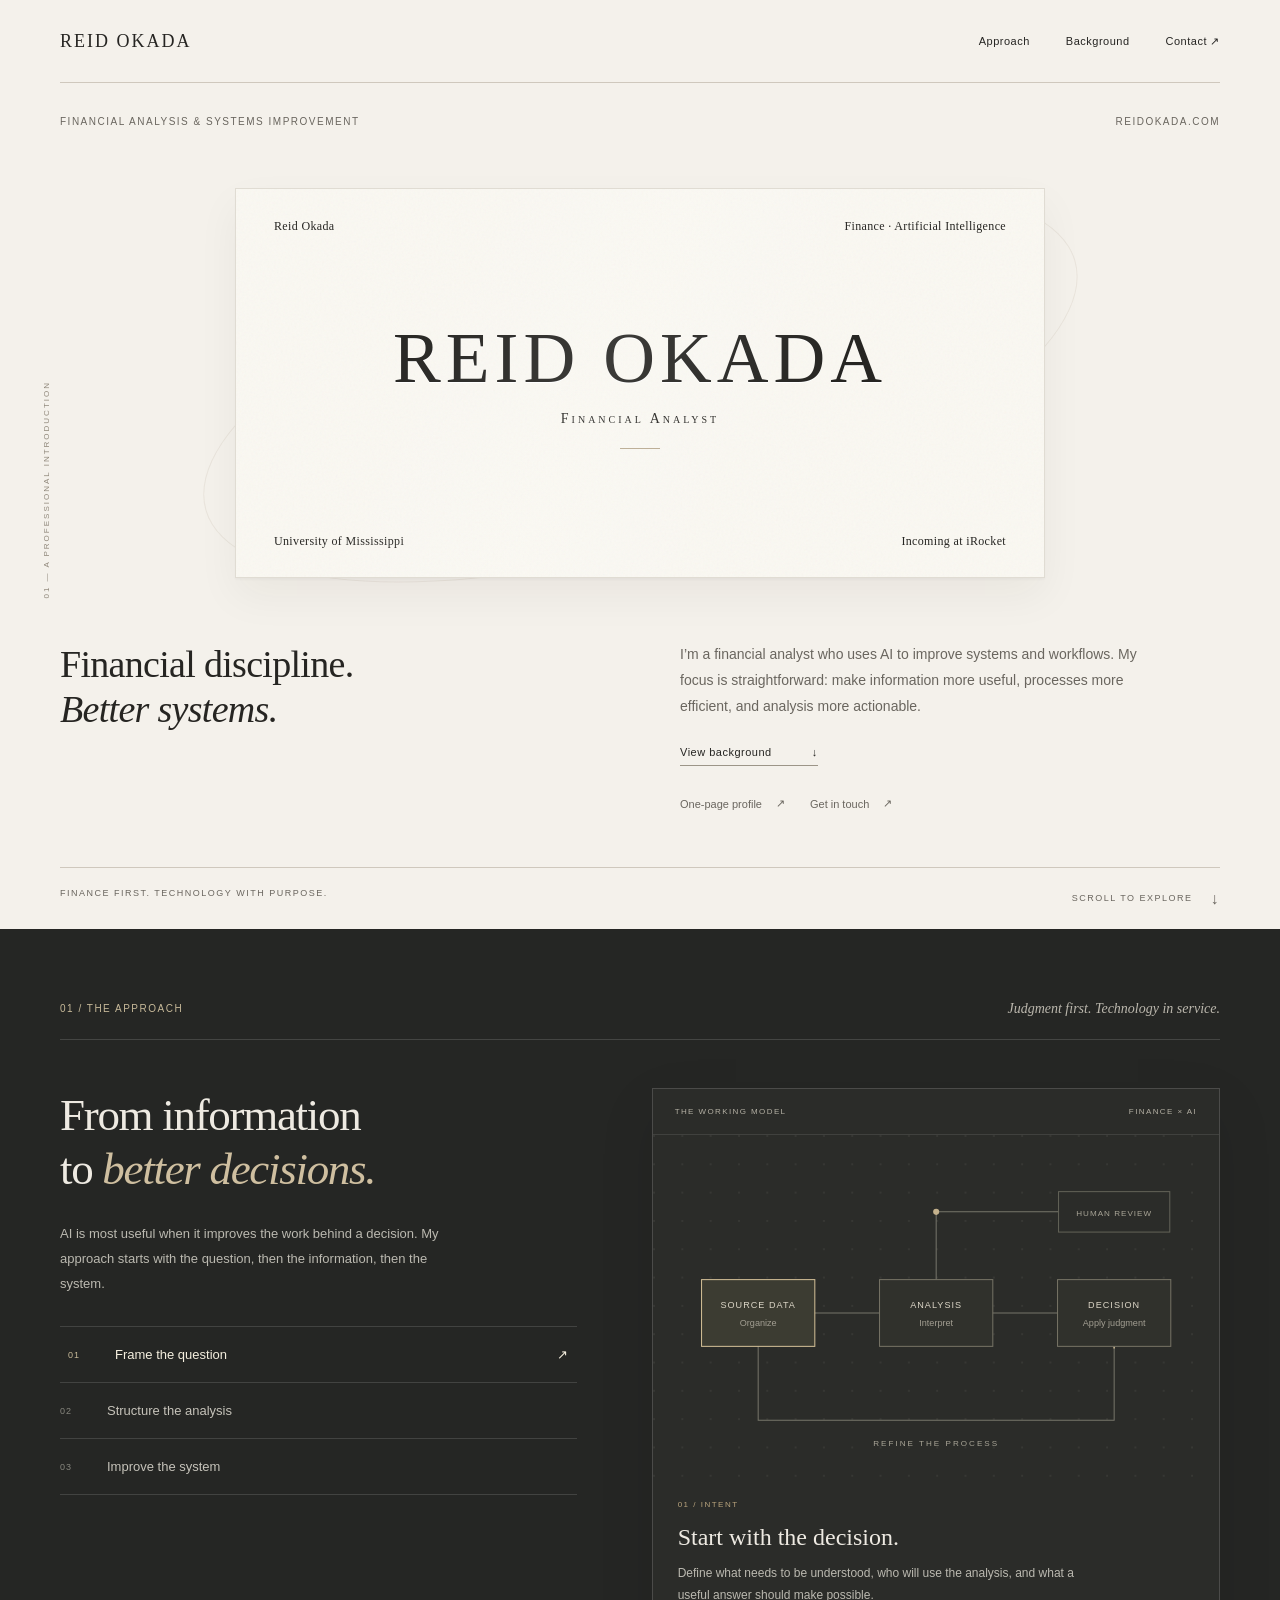
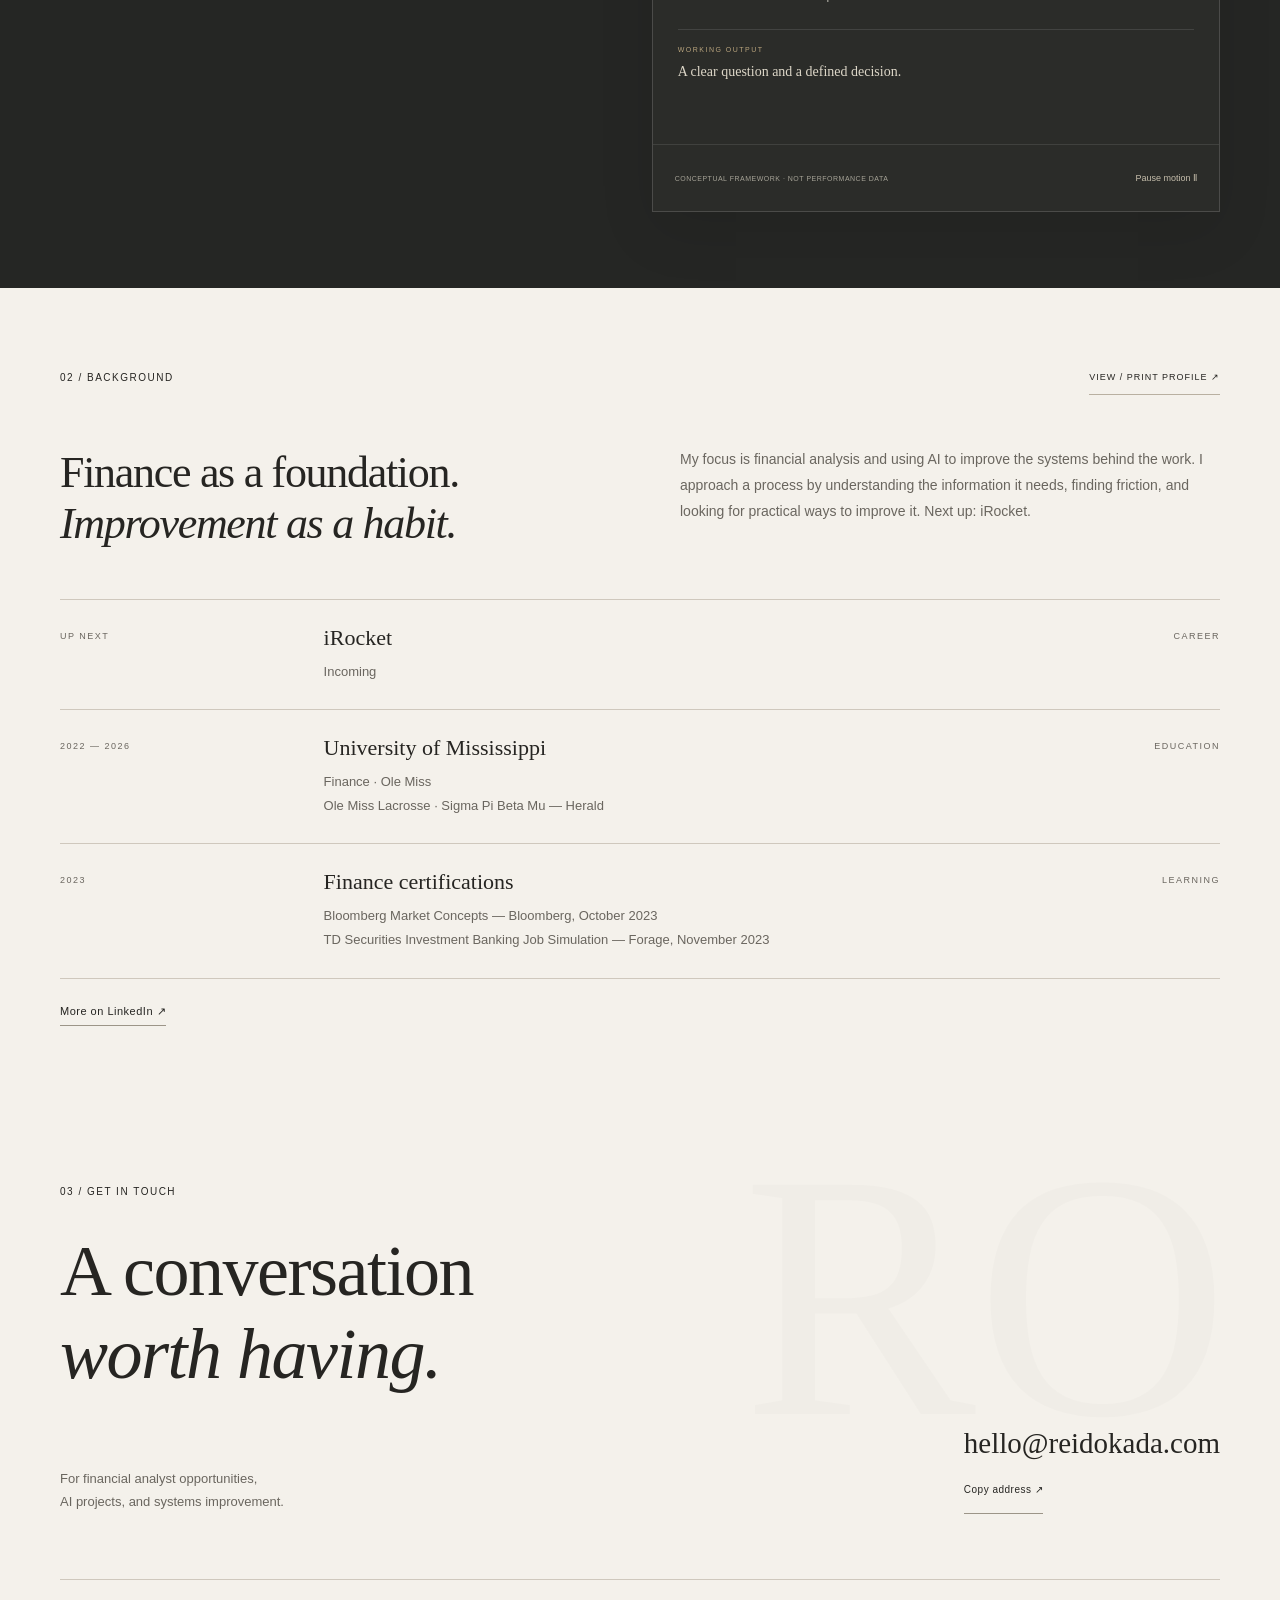
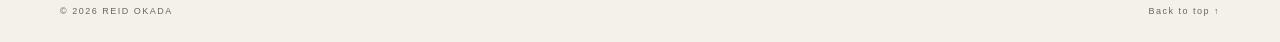
<file: index.html>
<!doctype html>
<html lang="en">
<head>
<meta charset="UTF-8"><meta name="viewport" content="width=device-width,initial-scale=1">
<title>Reid Okada — Financial Analyst | AI & Systems Improvement</title>
<meta name="description" content="Reid Okada is a financial analyst focused on using AI to improve systems and workflows. Finance at Ole Miss. Incoming at iRocket.">
<meta name="theme-color" content="#f4f1eb"><link rel="canonical" href="https://reidokada.com/">
<meta property="og:title" content="Reid Okada"><meta property="og:description" content="Financial analysis, AI, and systems improvement. Finance at Ole Miss. Incoming at iRocket."><meta property="og:type" content="website"><meta property="og:url" content="https://reidokada.com/">
<link rel="icon" href="assets/favicon.svg" type="image/svg+xml"><link rel="stylesheet" href="styles.css">
</head>
<body>
<div class="reading-progress" aria-hidden="true"></div>
<a class="skip" href="#main">Skip to content</a>
<header class="nav-shell"><div class="nav wrap"><a class="wordmark" href="#">REID OKADA<span class="dot">.</span></a><button class="menu-toggle" type="button" aria-expanded="false" aria-controls="main-navigation"><span>Menu</span><span class="menu-symbol" aria-hidden="true">+</span></button><nav id="main-navigation" aria-label="Main navigation"><a href="#approach">Approach</a><a href="#experience">Background</a><a href="#contact">Contact ↗</a></nav></div></header>
<main id="main">
<section class="hero wrap" aria-label="Introduction">
<div class="hero-label"><span>FINANCIAL ANALYSIS &amp; SYSTEMS IMPROVEMENT</span><span>REIDOKADA.COM</span></div>
<div class="card-stage"><span class="card-index" aria-hidden="true">01 — A PROFESSIONAL INTRODUCTION</span><div class="card-orbit" aria-hidden="true"></div><div class="business-card">
<div class="card-top"><span>Reid Okada</span><span>Finance · Artificial Intelligence</span></div>
<div class="card-name"><h1>Reid Okada</h1><p class="card-role">Financial Analyst</p><div class="card-rule" aria-hidden="true"></div></div>
<div class="card-bottom"><span>University of Mississippi</span><span>Incoming at iRocket</span></div>
</div></div>
<div class="hero-bottom"><p class="hero-statement">Financial discipline.<br><em>Better systems.</em></p><div><p>I’m a financial analyst who uses AI to improve systems and workflows. My focus is straightforward: make information more useful, processes more efficient, and analysis more actionable.</p><a class="text-link" href="#experience">View background <span>↓</span></a><div class="hero-actions"><a href="profile.html" target="_blank" rel="noopener">One-page profile <span>↗</span></a><a href="#contact">Get in touch <span>↗</span></a></div></div></div>
<div class="hero-meta"><span>FINANCE FIRST. TECHNOLOGY WITH PURPOSE.</span><a href="#approach">SCROLL TO EXPLORE <span class="scroll-arrow">↓</span></a></div>
</section>
<section id="approach" class="approach">
<div class="wrap"><div class="section-top"><span class="eyebrow">01 / THE APPROACH</span><span class="small-muted">Judgment first. Technology in service.</span></div>
<div class="approach-grid"><div class="approach-copy"><h2>From information<br>to <em>better decisions.</em></h2><p>AI is most useful when it improves the work behind a decision. My approach starts with the question, then the information, then the system.</p>
<div class="method-tabs" role="tablist" aria-orientation="vertical" aria-label="Explore my approach"><button id="tab-question" role="tab" aria-selected="true" aria-controls="method-panel" data-step="0"><span>01</span> Frame the question <span>↗</span></button><button id="tab-analysis" role="tab" aria-selected="false" aria-controls="method-panel" tabindex="-1" data-step="1"><span>02</span> Structure the analysis <span>↗</span></button><button id="tab-system" role="tab" aria-selected="false" aria-controls="method-panel" tabindex="-1" data-step="2"><span>03</span> Improve the system <span>↗</span></button></div></div>
<div class="system-figure"><div class="figure-meta"><span>THE WORKING MODEL</span><span>FINANCE × AI</span></div>
<svg class="system-map" viewBox="0 0 560 350" role="img" aria-labelledby="system-title system-desc"><title id="system-title">A framework for improving financial workflows</title><desc id="system-desc">Information flows from source data through analysis and review into a decision, with a feedback loop to improve the process.</desc><defs><pattern id="grid" width="28" height="28" patternUnits="userSpaceOnUse"><circle cx="1" cy="1" r=".7" fill="#76736b" opacity=".4"/></pattern><linearGradient id="trace"><stop stop-color="#c8b591" stop-opacity="0"/><stop offset=".5" stop-color="#e0d2b7"/><stop offset="1" stop-color="#c8b591" stop-opacity="0"/></linearGradient></defs><rect width="560" height="350" fill="url(#grid)"/><path class="map-line" d="M104 176H456M280 176V76H456M456 176V282H104V176"/><path class="map-trace" d="M104 176H456M456 176V282H104V176"/><g class="map-node" data-node="0"><rect x="48" y="143" width="112" height="66"/><text x="104" y="171">SOURCE DATA</text><text class="node-sub" x="104" y="189">Organize</text></g><g class="map-node" data-node="1"><rect x="224" y="143" width="112" height="66"/><text x="280" y="171">ANALYSIS</text><text class="node-sub" x="280" y="189">Interpret</text></g><g class="map-node" data-node="2"><rect x="400" y="143" width="112" height="66"/><text x="456" y="171">DECISION</text><text class="node-sub" x="456" y="189">Apply judgment</text></g><rect class="review-box" x="401" y="56" width="110" height="40"/><text class="map-label" x="456" y="80">HUMAN REVIEW</text><text class="map-label loop-label" x="280" y="308">REFINE THE PROCESS</text><circle class="map-junction" cx="280" cy="76" r="3"/></svg>
<div id="method-panel" class="method-panel" role="tabpanel" aria-labelledby="tab-question" tabindex="0"><span class="panel-number">01 / INTENT</span><h3>Start with the decision.</h3><p>Define what needs to be understood, who will use the analysis, and what a useful answer should make possible.</p><div class="method-deliverable"><span>WORKING OUTPUT</span><strong>A clear question and a defined decision.</strong></div></div><div class="figure-bottom"><span>CONCEPTUAL FRAMEWORK · NOT PERFORMANCE DATA</span><button id="motion-toggle" type="button" aria-pressed="false">Pause motion Ⅱ</button></div></div></div></div></section>
<section id="experience" class="experience wrap"><div class="section-top"><span class="eyebrow">02 / BACKGROUND</span><a class="profile-link" href="profile.html" target="_blank" rel="noopener">VIEW / PRINT PROFILE ↗</a></div><div class="experience-intro"><h2>Finance as a foundation.<br><em>Improvement as a habit.</em></h2><p>My focus is financial analysis and using AI to improve the systems behind the work. I approach a process by understanding the information it needs, finding friction, and looking for practical ways to improve it. Next up: iRocket.</p></div><div id="resume-entries"><article class="resume-row"><span class="resume-date">UP NEXT</span><div><h3>iRocket</h3><p>Incoming</p></div><span class="resume-type">CAREER</span></article><article class="resume-row"><span class="resume-date">2022 — 2026</span><div><h3>University of Mississippi</h3><p>Finance · Ole Miss<br>Ole Miss Lacrosse · Sigma Pi Beta Mu — Herald</p></div><span class="resume-type">EDUCATION</span></article><article class="resume-row"><span class="resume-date">2023</span><div><h3>Finance certifications</h3><p>Bloomberg Market Concepts — Bloomberg, October 2023<br>TD Securities Investment Banking Job Simulation — Forage, November 2023</p></div><span class="resume-type">LEARNING</span></article></div><a class="text-link linkedin-link" href="https://www.linkedin.com/in/reidokada/" target="_blank" rel="noopener noreferrer">More on LinkedIn ↗</a></section>
<section id="contact" class="contact"><div class="wrap"><span class="eyebrow">03 / GET IN TOUCH</span><h2>A conversation<br><em>worth having.</em></h2><div class="contact-bottom"><p>For financial analyst opportunities,<br>AI projects, and systems improvement.</p><div><span class="email-address">hello@reidokada.com</span><button type="button" id="copy-email">Copy address ↗</button><span class="sr-only" id="copy-status" role="status"></span></div></div></div></section>
</main><footer class="wrap"><span>© <span id="year">2026</span> REID OKADA</span><a href="#">Back to top ↑</a></footer><script src="script.js"></script>
</body></html>
</file>
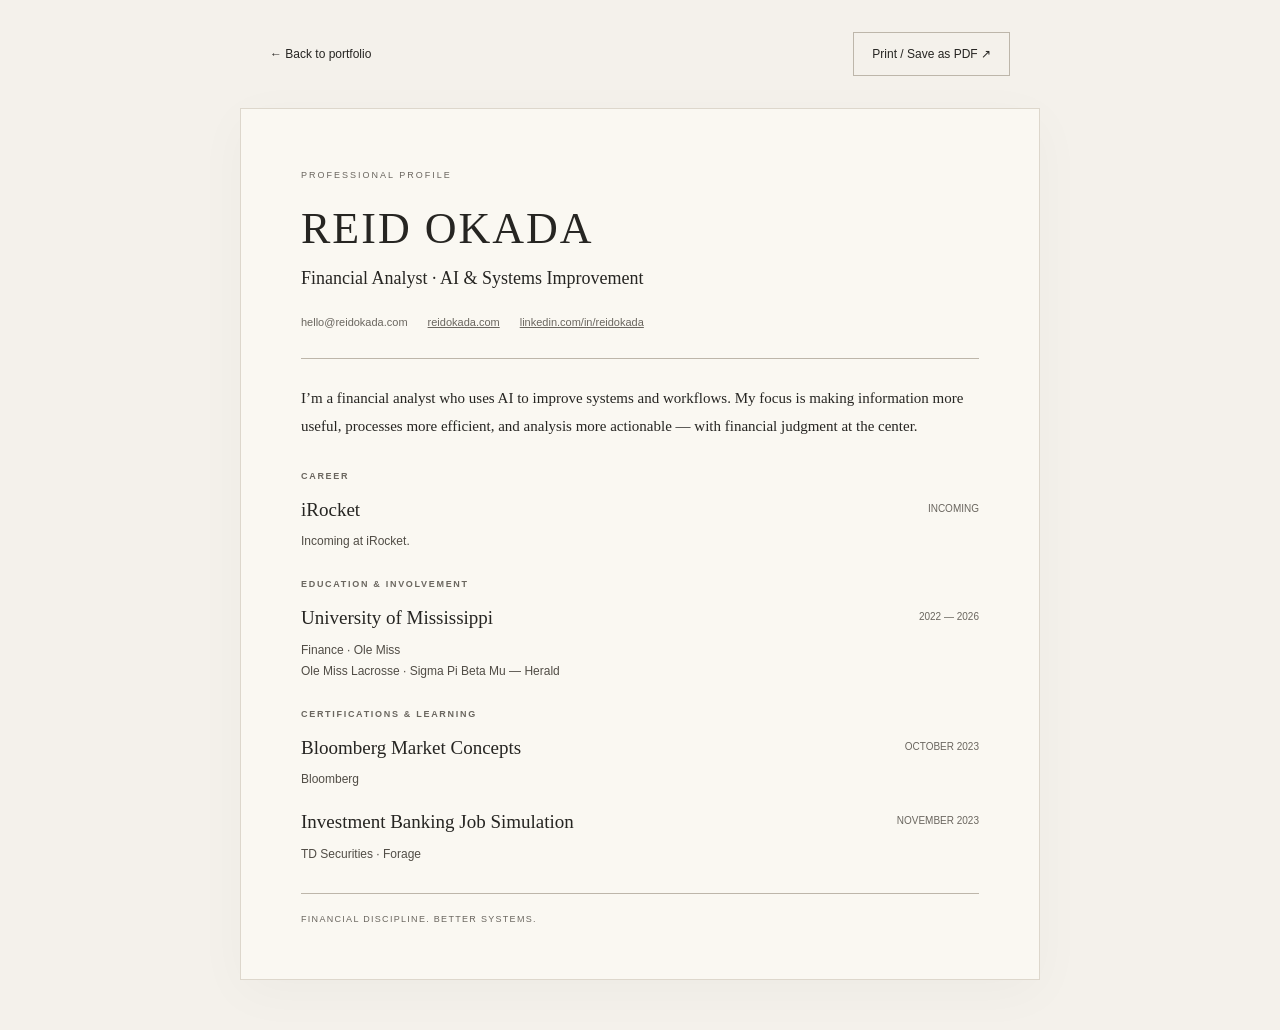
<file: profile.html>
<!doctype html>
<html lang="en">
<head>
<meta charset="utf-8"><meta name="viewport" content="width=device-width,initial-scale=1">
<title>Reid Okada — Professional Profile</title>
<meta name="description" content="Reid Okada's concise professional profile: financial analysis, AI and systems improvement, Ole Miss, and incoming at iRocket.">
<meta name="theme-color" content="#f4f1eb"><link rel="icon" href="assets/favicon.svg" type="image/svg+xml">
<style>
*{box-sizing:border-box}body{margin:0;background:#f4f1eb;color:#262522;font-family:Arial,Helvetica,sans-serif;-webkit-font-smoothing:antialiased}a{color:inherit}a:focus-visible,button:focus-visible{outline:2px solid #746650;outline-offset:5px}.tools{max-width:800px;margin:32px auto;display:flex;justify-content:space-between;align-items:center;padding:0 30px;font-size:12px}.tools a{text-decoration:none}button{background:none;border:1px solid #bdb6aa;color:inherit;min-height:44px;padding:10px 18px;cursor:pointer;font:inherit}.sheet{max-width:800px;margin:0 auto 50px;padding:55px 60px;background:#faf8f2;border:1px solid #ddd7cc;box-shadow:0 12px 50px #26252208}.kicker{font-size:9px;letter-spacing:2px;color:#6a665f}h1{font:400 44px/1.15 Georgia,serif;letter-spacing:2px;text-transform:uppercase;margin:22px 0 10px}.role{font:18px/1.5 Georgia,serif;margin:0 0 21px}.contact{display:flex;flex-wrap:wrap;gap:8px 20px;font-size:11px;color:#6a665f;line-height:1.7}header{padding-bottom:27px;border-bottom:1px solid #bdb6aa}.summary{font:15px/1.85 Georgia,serif;margin:26px 0 30px}section{margin-top:26px}h2{font-size:9px;letter-spacing:1.7px;text-transform:uppercase;margin:0 0 16px;color:#6a665f}.entry{display:grid;grid-template-columns:1fr auto;gap:8px 20px;margin:0 0 18px}h3{font:400 19px/1.4 Georgia,serif;margin:0}.date{font-size:10px;line-height:2.4;color:#6a665f}.entry p{grid-column:1/-1;font-size:12px;line-height:1.8;margin:0;color:#514d46}.entry a{text-underline-offset:3px}footer{border-top:1px solid #bdb6aa;padding-top:20px;margin-top:28px;font-size:9px;letter-spacing:1.3px;color:#6a665f}@media(max-width:600px){.tools{margin:20px auto;padding:0 20px}.sheet{border-left:0;border-right:0;padding:35px 24px;margin-bottom:0}h1{font-size:34px}.entry{grid-template-columns:1fr;gap:3px}.entry p{grid-column:auto}.date{line-height:1.5}.contact{gap:6px 18px}}@media print{@page{size:letter;margin:15mm}body{background:white}.tools{display:none}.sheet{max-width:none;border:0;box-shadow:none;padding:0;margin:0;background:white}h1{font-size:32px}.summary{font-size:12px;margin:20px 0;line-height:1.7}header{padding-bottom:18px}section{margin-top:20px}h2{margin-bottom:12px}.entry{margin-bottom:13px;break-inside:avoid}.entry p{font-size:10px;line-height:1.65}.entry h3{font-size:16px}footer{margin-top:20px}a{text-decoration:none}}
</style>
</head>
<body>
<nav class="tools" aria-label="Profile controls"><a href="/">← Back to portfolio</a><button type="button" id="print-profile">Print / Save as PDF ↗</button></nav>
<main class="sheet">
<header><span class="kicker">PROFESSIONAL PROFILE</span><h1>Reid Okada</h1><p class="role">Financial Analyst · AI &amp; Systems Improvement</p><div class="contact"><span>hello@reidokada.com</span><a href="https://reidokada.com/">reidokada.com</a><a href="https://www.linkedin.com/in/reidokada/">linkedin.com/in/reidokada</a></div></header>
<p class="summary">I’m a financial analyst who uses AI to improve systems and workflows. My focus is making information more useful, processes more efficient, and analysis more actionable — with financial judgment at the center.</p>
<section aria-labelledby="career"><h2 id="career">Career</h2><article class="entry"><h3>iRocket</h3><span class="date">INCOMING</span><p>Incoming at iRocket.</p></article></section>
<section aria-labelledby="education"><h2 id="education">Education &amp; involvement</h2><article class="entry"><h3>University of Mississippi</h3><span class="date">2022 — 2026</span><p>Finance · Ole Miss<br>Ole Miss Lacrosse · Sigma Pi Beta Mu — Herald</p></article></section>
<section aria-labelledby="learning"><h2 id="learning">Certifications &amp; learning</h2><article class="entry"><h3>Bloomberg Market Concepts</h3><span class="date">OCTOBER 2023</span><p>Bloomberg</p></article><article class="entry"><h3>Investment Banking Job Simulation</h3><span class="date">NOVEMBER 2023</span><p>TD Securities · Forage</p></article></section>
<footer>FINANCIAL DISCIPLINE. BETTER SYSTEMS.</footer>
</main><script src="profile.js"></script>
</body></html>
</file>
<file: styles.css>
:root {
  --paper: #f4f1eb;
  --card: #faf8f2;
  --ink: #262522;
  --muted: #6a665f;
  --line: #cfc8bd;
}
* { box-sizing: border-box; }
html { scroll-behavior: smooth; scroll-padding-top: 32px; }
body { margin: 0; color: var(--ink); background: var(--paper); font-family: Arial, Helvetica, sans-serif; -webkit-font-smoothing: antialiased; }
a { color: inherit; text-decoration: none; }
button { font: inherit; }
a:focus-visible, button:focus-visible { outline: 2px solid var(--ink); outline-offset: 6px; }
a:hover { color: #746650; }
.wrap { width: calc(100% - 112px); max-width: 1160px; margin: auto; }
.nav { height: 100px; display: flex; justify-content: space-between; align-items: center; border-bottom: 1px solid var(--line); }
.wordmark { font-family: Georgia, 'Times New Roman', serif; font-size: 18px; letter-spacing: 2px; font-weight: 400; }
.dot { display: none; }
.nav nav { display: flex; gap: 36px; font-size: 11px; letter-spacing: .5px; }
.hero { padding-top: 36px; }
.hero-label, .eyebrow, .hero-meta, .image-top, .project-notes article>span, .resume-date, .resume-type, footer { font-size: 10px; font-weight: 400; letter-spacing: 1.5px; line-height: 1.6; }
.hero-label { display: flex; justify-content: space-between; color: var(--muted); }
.business-card { max-width: 810px; margin: 62px auto 64px; padding: 30px 38px 28px; min-height: 390px; display: flex; flex-direction: column; justify-content: space-between; background-color: var(--card); background-image: url("data:image/svg+xml,%3Csvg viewBox='0 0 200 200' xmlns='http://www.w3.org/2000/svg'%3E%3Cfilter id='n'%3E%3CfeTurbulence type='fractalNoise' baseFrequency='.85' numOctaves='3' stitchTiles='stitch'/%3E%3C/filter%3E%3Crect width='100%25' height='100%25' opacity='.045' filter='url(%23n)'/%3E%3C/svg%3E"); border: 1px solid #e0dcd3; box-shadow: 0 2px 2px #29231808, 0 18px 40px #2923180d; }
.card-top, .card-bottom { display: flex; justify-content: space-between; gap: 20px; font-family: Georgia, 'Times New Roman', serif; font-size: 12px; letter-spacing: .35px; }
.card-name { text-align: center; padding: 50px 0; }
h1 { font-family: 'Baskerville', 'Palatino Linotype', 'Book Antiqua', Georgia, serif; font-weight: 400; font-size: clamp(44px,5.6vw,76px); letter-spacing: 5px; text-transform: uppercase; margin: 0 0 14px; line-height: 1.1; text-shadow: 0 1px 0 white; }
.card-role { margin: 0; font-family: Georgia,serif; font-size: 14px; font-variant: small-caps; letter-spacing: 3px; }
.hero-bottom { display: grid; grid-template-columns: 1fr 1fr; gap: 80px; align-items: start; padding: 0 0 45px; }
.hero-statement { font-family: Georgia,serif; font-size: 38px; line-height: 1.18; margin: 0; letter-spacing: -.7px; }
em { font-family: Georgia, 'Times New Roman', serif; font-weight: 400; }
.hero-bottom>div>p { margin: 0 0 22px; font-size: 14px; line-height: 1.85; color: var(--muted); max-width: 480px; }
.text-link { display: inline-flex; gap: 40px; border-bottom: 1px solid #9c9588; padding-bottom: 7px; font-size: 11px; letter-spacing: .5px; }
.hero-meta { border-top: 1px solid var(--line); padding: 18px 0; display: flex; justify-content: space-between; color: var(--muted); font-size: 9px; }
h2 { font-family: Georgia,serif; font-size: 44px; font-weight: 400; letter-spacing: -1.3px; line-height: 1.16; margin: 0; }
.section-top { display: flex; justify-content: space-between; align-items: center; margin-bottom: 32px; }
.small-muted { font-family: Georgia,serif; font-style: italic; font-size: 14px; color: var(--muted); }
.experience { padding-top: 58px; padding-bottom: 68px; border-top: 1px solid var(--line); }
.experience-intro { display: grid; grid-template-columns: 1fr 1fr; gap: 80px; padding: 12px 0 45px; }
.experience-intro>p { color: var(--muted); font-size: 14px; line-height: 1.85; margin: 0; }
.resume-row { padding: 25px 0; border-top: 1px solid var(--line); display: grid; grid-template-columns: 21% 1fr 13%; gap: 20px; }
.resume-row:last-child { border-bottom: 1px solid var(--line); }
.resume-date,.resume-type { color: var(--muted); font-size: 9px; padding-top: 4px; }
.resume-type { text-align: right; }
.resume-row h3 { font-family: Georgia,serif; font-size: 22px; font-weight: 400; margin: 0; }
.resume-row p { font-size: 13px; color: var(--muted); line-height: 1.85; margin: 9px 0 0; max-width: 540px; }
.linkedin-link { margin-top: 26px; }
.work-section { background: #eae6de; border-top: 1px solid var(--line); border-bottom: 1px solid var(--line); padding: 54px 0 60px; }
.project-visual { height: 360px; display: block; position: relative; overflow: hidden; background: #dad5cb; color: #fffdf7; }
.project-visual img { width: 100%; height: 100%; object-fit: cover; filter: saturate(.28); transition: filter .4s, transform .6s; }
.project-visual:hover img { filter: saturate(.65); transform: scale(1.015); }
.project-visual:after { content: ''; position: absolute; inset: 0; background: linear-gradient(180deg,#17161244,transparent 45%,#17161299); }
.image-top { position: absolute; top: 22px; left: 26px; right: 26px; display: flex; justify-content: space-between; z-index: 1; font-size: 9px; }
.image-title { position: absolute; bottom: 24px; left: 26px; right: 26px; display: flex; align-items: end; justify-content: space-between; z-index: 1; }
.image-title>span:first-child { font-family: Georgia,serif; font-size: 58px; letter-spacing: 5px; line-height: 1; }
.image-title>span:last-child { font-family: Georgia,serif; font-style: italic; font-size: 20px; }
.project-details { display: grid; grid-template-columns: 1fr 1fr; gap: 80px; padding: 30px 0 35px; border-bottom: 1px solid var(--line); }
.project-details h2 { font-size: 38px; letter-spacing: 2px; }
.project-type { font-size: 12px; color: var(--muted); line-height: 1.6; }
.project-details>div>p { font-size: 14px; line-height: 1.85; margin-top: 0; }
.tags { display: flex; flex-wrap: wrap; gap: 8px; margin: 22px 0; }
.tags span { border: 1px solid #bdb6aa; padding: 6px 9px; font-size: 9px; letter-spacing: .3px; color: #59544b; }
.project-notes { display: grid; grid-template-columns: repeat(3,1fr); gap: 45px; padding-top: 30px; }
.project-notes article>span { color: var(--muted); font-size: 9px; }
.project-notes h3 { font-family: Georgia,serif; font-size: 20px; font-weight: 400; margin: 17px 0 10px; line-height: 1.3; }
.project-notes p { font-size: 12px; line-height: 1.85; color: var(--muted); margin-bottom: 0; }
.contact { padding: 64px 0 58px; }
.contact h2 { font-size: 62px; letter-spacing: -1.5px; margin: 30px 0; }
.contact-bottom { display: flex; justify-content: space-between; align-items: end; }
.contact-bottom p { font-size: 13px; line-height: 1.8; color: var(--muted); margin: 0; }
.email-address { display: block; font-family: Georgia,serif; font-size: 26px; margin-bottom: 14px; }
#copy-email { background: none; border: 0; border-bottom: 1px solid #9c9588; color: var(--ink); padding: 0 0 7px; font-size: 10px; letter-spacing: .5px; cursor: pointer; }
footer { display: flex; justify-content: space-between; padding: 24px 0; border-top: 1px solid var(--line); font-size: 9px; color: var(--muted); }
.skip { position: absolute; top: -100px; left: 12px; z-index: 10; padding: 12px; background: var(--ink); color: white; }
.skip:focus { top: 12px; }
.sr-only { position: absolute; width: 1px; height: 1px; overflow: hidden; clip: rect(0,0,0,0); }
@media(max-width:760px) {
 .wrap { width: calc(100% - 40px); }
 .nav { height: 78px; }.wordmark { font-size: 14px; letter-spacing: 1.5px; }.nav nav { gap: 16px; font-size: 10px; }.nav nav a:nth-child(2) { display: none; }
 .hero { padding-top: 24px; }.hero-label { font-size: 8px; letter-spacing: .8px; }.hero-label>span:last-child { display: none; }
 .business-card { margin: 34px auto 38px; min-height: 235px; padding: 21px 20px; }.card-top,.card-bottom { font-size: 9px; gap: 12px; letter-spacing: 0; }.card-top>span:last-child { text-align: right; max-width: 118px; }.card-name { padding: 30px 0; }h1 { font-size: clamp(27px,7vw,49px); letter-spacing: 2px; }.card-role { font-size: 11px; letter-spacing: 2px; }
 .hero-bottom,.experience-intro,.project-details { grid-template-columns: 1fr; gap: 23px; }.hero-statement { font-size: 33px; }.hero-bottom { padding-bottom: 30px; }.hero-bottom>div>p { font-size: 13px; }.hero-meta { font-size: 7px; letter-spacing: .8px; gap: 20px; }.hero-meta>span:last-child { text-align: right; }
 .experience { padding-top: 35px; padding-bottom: 42px; }h2 { font-size: 34px; letter-spacing: -.8px; }.section-top { margin-bottom: 24px; }.eyebrow { font-size: 9px; }.small-muted { font-size: 12px; }.experience-intro { padding-bottom: 30px; }.experience-intro>p { font-size: 13px; }
 .resume-row { grid-template-columns: 1fr; gap: 10px; padding: 22px 0; }.resume-type { display: none; }.resume-row h3 { font-size: 21px; }.resume-row p { font-size: 12px; }
 .work-section { padding: 35px 0 40px; }.project-visual { height: 285px; }.image-top { top: 17px; left: 18px; right: 18px; font-size: 7px; letter-spacing: .8px; }.image-title { left: 18px; right: 18px; bottom: 20px; gap: 15px; }.image-title>span:first-child { font-size: 43px; }.image-title>span:last-child { font-size: 16px; max-width: 120px; }.project-details { padding: 25px 0; gap: 12px; }.project-details h2 { font-size: 32px; }.project-details>div>p { font-size: 13px; }.project-notes { grid-template-columns: 1fr; gap: 22px; padding-top: 25px; }.project-notes h3 { margin-top: 10px; }
 .contact { padding: 40px 0; }.contact h2 { font-size: 46px; }.contact-bottom { flex-direction: column; align-items: start; gap: 28px; }.email-address { font-size: 24px; }footer { font-size: 8px; letter-spacing: .7px; }
}
@media(prefers-reduced-motion:reduce) { html { scroll-behavior:auto; }*,*:before,*:after { transition:none!important; } }
/* Editorial structure and motion layer */
:root { --ease: cubic-bezier(.2,.7,.2,1); }
html { scroll-padding-top: 105px; }
::selection { background: #d9cfbd; color: #262522; }
.reading-progress { position: fixed; top: 0; left: 0; z-index: 100; width: 100%; height: 2px; background: #8a7859; transform: scaleX(0); transform-origin: left; pointer-events: none; }
.nav { position: sticky; top: 0; z-index: 50; background: #f4f1ebed; backdrop-filter: blur(18px); height: 83px; transition: box-shadow .3s; }
.nav.is-scrolled { box-shadow: 0 8px 24px #26252205; }
.nav nav a { position: relative; padding: 12px 0; }
.nav nav a:after { content: ''; position: absolute; bottom: 4px; left: 0; width: 100%; height: 1px; background: currentColor; transform: scaleX(0); transform-origin: left; transition: transform .35s var(--ease); }
.nav nav a:hover:after,.nav nav a[aria-current="location"]:after { transform: scaleX(1); }
.hero { padding-top: 31px; }
.card-stage { position: relative; padding: 48px 0 36px; perspective: 1400px; isolation: isolate; }
.card-stage:before,.card-stage:after { content: ''; position: absolute; top: 22px; bottom: 14px; width: 1px; background: linear-gradient(transparent,#cec6b766%,transparent); z-index: -1; }
.card-stage:before { left: 8%; }.card-stage:after { right: 8%; }
.card-index { position: absolute; top: 49%; left: -18px; writing-mode: vertical-rl; transform: rotate(180deg); font-size: 8px; letter-spacing: 2px; color: #8f877a; }
.card-orbit { position: absolute; width: 78%; height: 62%; top: 19%; left: 11%; border: 1px solid #cdc3b54d; border-radius: 50%; transform: rotate(-16deg); z-index: -1; }
.business-card { position: relative; margin: 10px auto 28px; min-height: 390px; transform: rotateX(var(--rx,0deg)) rotateY(var(--ry,0deg)); transition: transform .7s var(--ease),box-shadow .7s; will-change: auto; }
.business-card:after { content: ''; position: absolute; inset: 0; pointer-events: none; background: linear-gradient(115deg,transparent 20%,#ffffff55 46%,transparent 70%); opacity: .3; }
.card-rule { width: 40px; height: 1px; background: #b9aa91; margin: 21px auto 0; }
.card-name { padding: 41px 0; }
.hero-bottom { padding-bottom: 45px; }
.hero-meta a { display: flex; gap: 18px; align-items: center; }.scroll-arrow { font-size: 16px; display: inline-block; }
.text-link span { transition: transform .3s var(--ease); }.text-link:hover span { transform: translate(3px,-3px); }
.approach { background: #252624; color: #eeeae2; padding: 72px 0 76px; position: relative; overflow: hidden; }
.approach .small-muted { color: #bbb7ad; }.approach .eyebrow { color: #c7b999; }.approach .section-top { border-bottom: 1px solid #ffffff24; padding-bottom: 22px; margin-bottom: 48px; }
.approach-grid { display: grid; grid-template-columns: 1fr 1.1fr; gap: 75px; align-items: start; }
.approach h2 { font-size: 45px; line-height: 1.2; }.approach h2 em { color: #cfbfa0; }
.approach-copy>p { max-width: 390px; font-size: 13px; line-height: 1.9; color: #bbb9b0; margin: 26px 0 30px; }
.method-tabs { display: flex; flex-direction: column; }
.method-tabs button { color: #c6c3ba; background: none; border: 0; border-top: 1px solid #ffffff22; padding: 20px 0; display: grid; grid-template-columns: 35px 1fr 20px; gap: 12px; text-align: left; font-size: 13px; align-items: center; cursor: pointer; transition: color .25s,padding .35s; }
.method-tabs button:last-child { border-bottom: 1px solid #ffffff22; }.method-tabs button span:first-child { font-size: 9px; letter-spacing: 1px; color: #88877f; }.method-tabs button span:last-child { opacity: 0; transition: opacity .3s; }
.method-tabs button[aria-selected="true"] { color: #f5efdf; padding-left: 8px; }.method-tabs button[aria-selected="true"] span:last-child { opacity: 1; }.method-tabs button[aria-selected="true"] span:first-child { color: #c7b999; }
.approach :focus-visible { outline-color: #d4c4a5; }
.system-figure { border: 1px solid #ffffff26; background: #2b2c29; box-shadow: 0 20px 55px #00000016; }
.figure-meta { padding: 18px 22px; border-bottom: 1px solid #ffffff19; display: flex; justify-content: space-between; font-size: 8px; letter-spacing: 1.4px; color: #b4b0a4; }
.system-map { display: block; width: 100%; height: auto; }
.map-line { fill: none; stroke: #76756a; stroke-width: 1; }
.map-trace { fill: none; stroke: #ccb995; stroke-width: 1.7; stroke-dasharray: 35 700; animation: flow 13s linear infinite; opacity: .85; }
@keyframes flow { to { stroke-dashoffset: -1470; } }
.map-node rect { fill: #30312c; stroke: #767365; transition: stroke .5s,fill .5s; }.map-node.is-active rect { stroke: #d3bf96; fill: #3c3c32; }
.map-node text,.map-label { fill: #ddd7c8; text-anchor: middle; font-family: Arial,sans-serif; font-size: 9px; letter-spacing: 1px; }.map-node .node-sub { fill: #a29e92; font-size: 9px; letter-spacing: 0; }
.review-box { fill: #2b2c29; stroke: #626257; }.map-label { fill: #a9a597; font-size: 8px; }.map-junction { fill: #c4b18c; }.loop-label { letter-spacing: 2px; }
.method-panel { min-height: 182px; padding: 4px 25px 24px; }.panel-number { color: #b9a47d; font-size: 8px; letter-spacing: 1.5px; }.method-panel h3 { font-family: Georgia,serif; font-weight: 400; font-size: 24px; margin: 13px 0 11px; }.method-panel p { font-size: 12px; line-height: 1.85; color: #bbb9b0; max-width: 410px; margin: 0; }
.figure-bottom { display: flex; align-items: center; justify-content: space-between; gap: 12px; padding: 15px 22px; border-top: 1px solid #ffffff19; color: #a6a397; font-size: 7px; letter-spacing: .5px; }#motion-toggle { background: none; color: #c5bdab; border: 0; padding: 4px 0; cursor: pointer; font-size: 9px; white-space: nowrap; }
.experience { padding-top: 72px; padding-bottom: 75px; border-top: 0; }.experience-intro { padding-top: 20px; padding-bottom: 50px; }.resume-row { transition: background .3s,padding .3s; }.resume-row:hover { background: #eae5dc77; padding-left: 12px; padding-right: 12px; }
.work-section { padding: 65px 0 70px; }.project-visual { height: 430px; }.project-visual img { transition: transform 1.2s var(--ease),filter .8s; }.project-visual:hover img { transform: scale(1.045); }.project-visual .image-top>span:last-child { padding: 7px 10px; border: 1px solid #ffffff65; background: #20211e25; }
.project-notes article { border-top: 1px solid #bcb4a6; padding-top: 18px; }.tags span { transition: background .25s; }.tags span:hover { background: #ded6c8; }
.contact { position: relative; overflow: hidden; padding: 80px 0 65px; }.contact:before { content: 'RO'; position: absolute; right: 4%; top: 20px; font-family: Georgia,serif; font-size: 350px; color: #26252204; line-height: 1; pointer-events: none; }.contact .wrap { position: relative; }.contact h2 { font-size: 72px; }.email-address { font-size: 29px; }
.reveal-ready .reveal { opacity: 0; transform: translateY(22px); transition: opacity .8s var(--ease),transform .8s var(--ease); }.reveal-ready .reveal.is-visible { opacity: 1; transform: none; }
body.motion-paused * { animation-play-state: paused!important; }body.motion-paused .reveal { opacity: 1; transform: none; transition: none; }body.motion-paused .business-card { transform: none; }
@media(min-width:761px) and (max-width:1000px) { .approach-grid { gap: 35px; }.approach h2 { font-size: 36px; }.nav nav { gap: 20px; } }
@media(max-width:760px) {
 html { scroll-padding-top: 88px; }.nav { height: 72px; }.nav nav { gap: 15px; }.nav nav a:nth-child(2),.nav nav a:nth-child(3) { display: none; }.hero { padding-top: 25px; }.card-stage { padding: 25px 0 10px; }.card-index,.card-orbit { display: none; }.business-card { min-height: 244px; padding: 20px; margin: 8px auto 30px; }.card-name { padding: 27px 0; }.card-rule { margin-top: 15px; width: 28px; }.hero-bottom { padding-bottom: 30px; }.hero-meta { padding: 16px 0; }
 .approach { padding: 38px 0 42px; }.approach .section-top { align-items: start; gap: 20px; margin-bottom: 30px; }.approach .small-muted { max-width: 135px; text-align: right; line-height: 1.6; }.approach-grid { grid-template-columns: 1fr; gap: 30px; }.approach h2 { font-size: 35px; }.approach-copy>p { margin-top: 20px; }.method-tabs button { padding: 17px 0; font-size: 12px; }.method-panel { padding: 0 20px 24px; min-height: 180px; }.method-panel h3 { font-size: 23px; }.figure-meta { padding: 15px 18px; font-size: 7px; }.figure-bottom { padding: 13px 15px; font-size: 6px; gap: 8px; }#motion-toggle { font-size: 8px; }
 .experience { padding: 42px 0; }.experience-intro { padding: 8px 0 30px; }.resume-row:hover { padding-left: 0; padding-right: 0; }.work-section { padding: 40px 0; }.project-visual { height: 290px; }.project-visual .image-top>span:last-child { padding: 5px 6px; }.contact { padding: 45px 0; }.contact h2 { font-size: 48px; }.contact:before { font-size: 230px; top: 50px; right: -30px; }.email-address { font-size: 25px; }
}
@media(prefers-reduced-motion:reduce) {
 .map-trace { animation: none; }.reveal-ready .reveal { opacity: 1; transform: none; }.business-card { transform: none!important; }.project-visual:hover img { transform: none; }
}
.nav:before { content: ''; position: absolute; z-index: -1; inset: 0 calc((1160px - 100vw) / 2); background: #f4f1ebed; border-bottom: 1px solid #cfc8bd66; pointer-events: none; }
@media(max-width:1272px) { .nav:before { left: -56px; right: -56px; } }
@media(max-width:760px) { .nav:before { left: -20px; right: -20px; } }
html.motion-off { scroll-behavior: auto; }
.nav-shell { position: sticky; top: 0; z-index: 50; background: #f4f1ebf2; backdrop-filter: blur(18px); }
.nav-shell .nav { position: relative; top: auto; background: transparent; backdrop-filter: none; }
.nav-shell .nav:before { content: none; }

/* A clear path from introduction to a professional conversation. */
.menu-toggle { display: none; }
.hero-actions { display: flex; gap: 25px; margin-top: 20px; }
.hero-actions a { display: inline-flex; gap: 14px; align-items: center; min-height: 36px; font-size: 11px; color: var(--muted); }
.hero-actions a:hover { color: var(--ink); }
.profile-link { font-size: 9px; letter-spacing: 1px; padding: 12px 0; border-bottom: 1px solid #b9b0a1; }
.method-deliverable { border-top: 1px solid #ffffff1c; margin-top: 22px; padding-top: 16px; display: grid; gap: 8px; }
.method-deliverable>span { color: #b9a47d; font-size: 7px; letter-spacing: 1.5px; }
.method-deliverable strong { font: normal 14px/1.5 Georgia,serif; color: #ddd7c8; }
.method-panel { min-height: 255px; }
#motion-toggle { min-height: 36px; padding: 8px 0; }
#copy-email { min-height: 40px; }
@media(max-width:760px) {
 .js-ready .menu-toggle { display: flex; align-items: center; gap: 18px; min-height: 44px; padding: 8px 0 8px 16px; background: none; border: 0; color: var(--ink); font-size: 11px; cursor: pointer; }
 .menu-symbol { font-size: 21px; font-weight: 300; transition: transform .25s var(--ease); }
 .menu-open .menu-symbol { transform: rotate(45deg); }
 .js-ready .nav-shell .nav nav { display: none; position: absolute; top: 71px; left: -20px; right: -20px; padding: 12px 20px 22px; background: var(--paper); border-bottom: 1px solid var(--line); box-shadow: 0 16px 24px #26252208; }
 .js-ready .nav-shell.menu-open .nav nav { display: flex; flex-direction: column; gap: 0; }
 .js-ready .nav-shell .nav nav a { display: flex; align-items: center; min-height: 48px; padding: 12px 0; font: normal 22px/1.2 Georgia,serif; border-bottom: 1px solid #cfc8bd80; }
 .nav nav a:after { display: none; }
 .nav nav a[aria-current="location"] { color: #746650; }
 .hero-actions { gap: 24px; margin-top: 13px; }
 .hero-actions a { min-height: 44px; }
 .profile-link { font-size: 8px; letter-spacing: .5px; }
 .method-panel { min-height: 260px; }
 .figure-bottom { font-size: 7px; }
 #motion-toggle { font-size: 10px; min-height: 44px; }
 .method-tabs button { min-height: 56px; }
}

@media(max-width:760px) {
 html:not(.js-ready) .nav { height: auto; min-height: 90px; flex-wrap: wrap; gap: 12px; padding: 18px 0 12px; }
 html:not(.js-ready) .nav nav { width: 100%; justify-content: space-between; gap: 8px; }
 html:not(.js-ready) .nav nav a { display: block; min-height: 36px; }
}
</file>
